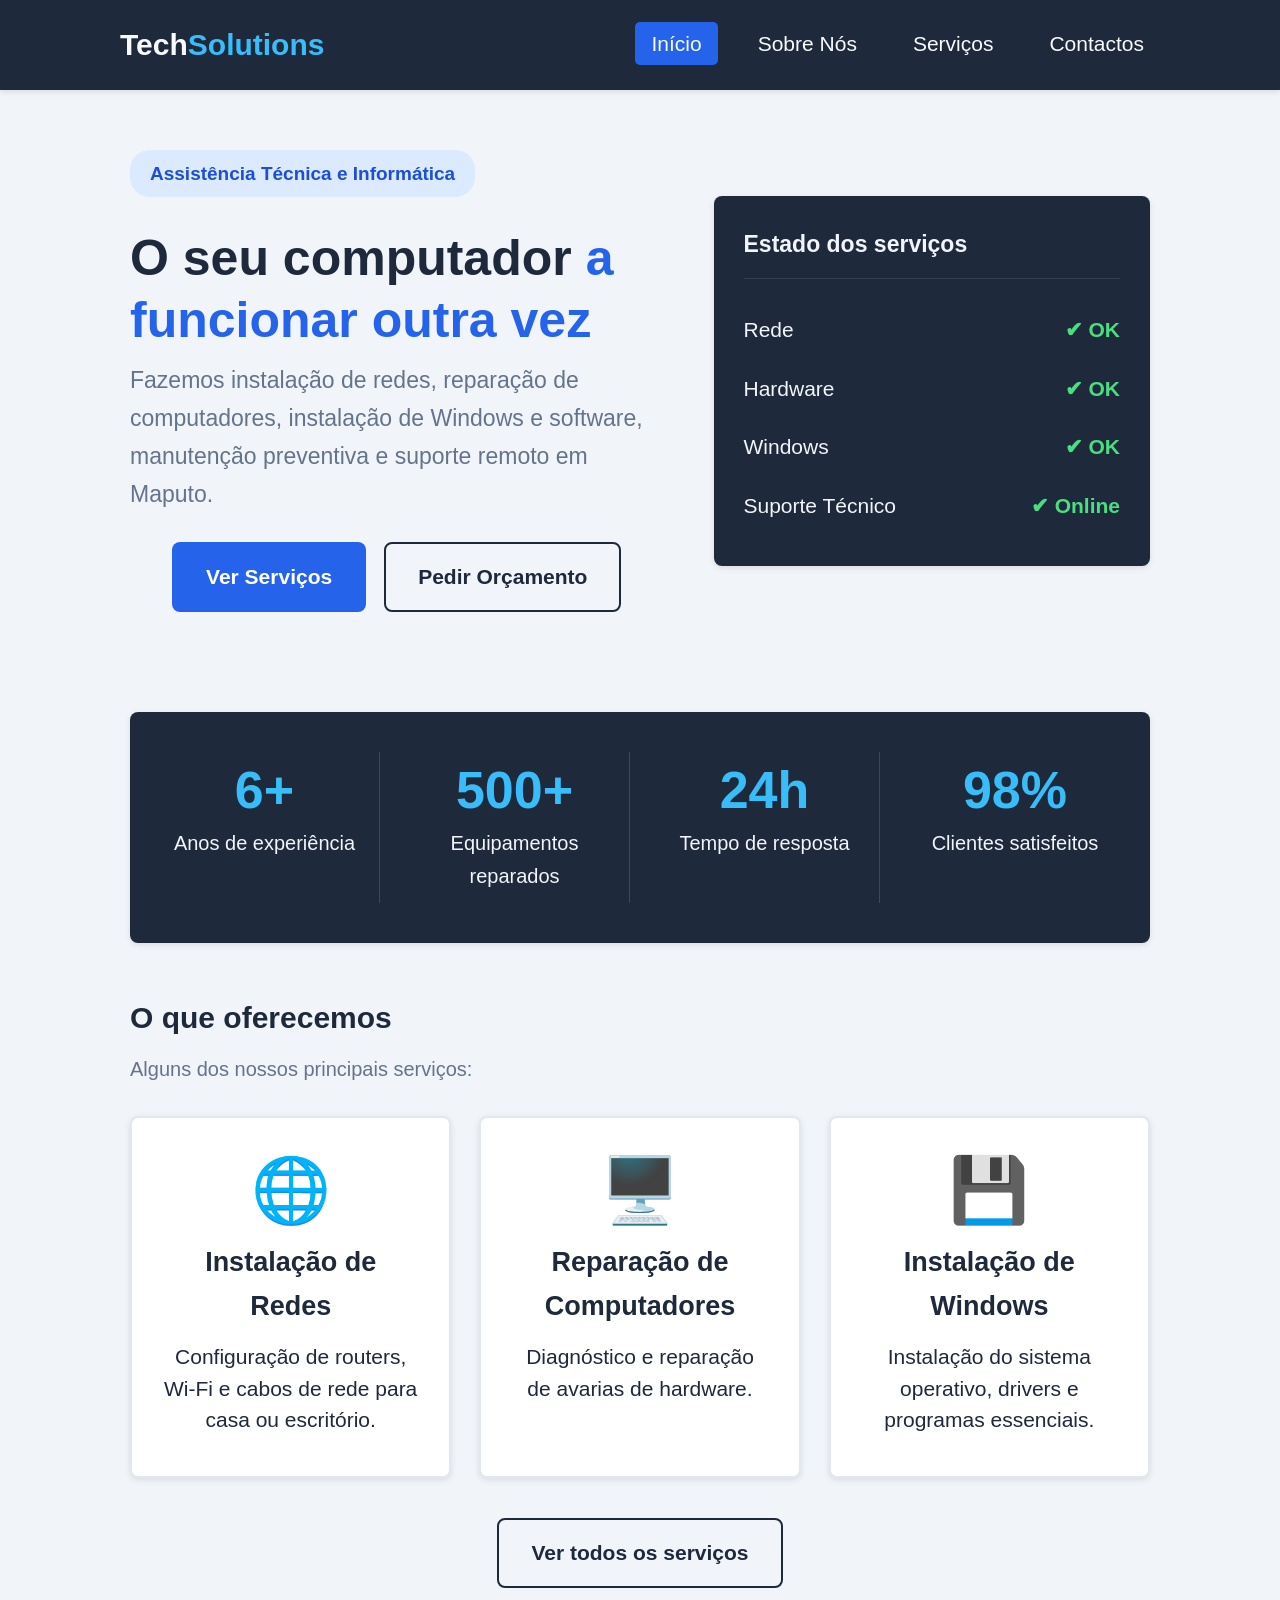
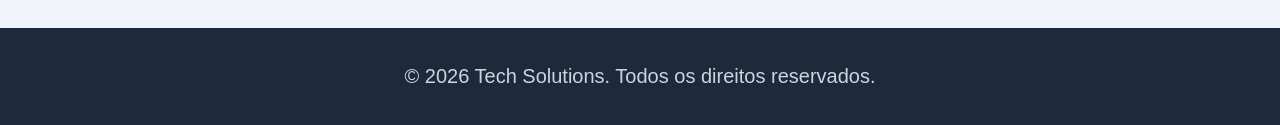
<file: index.html>
<!DOCTYPE html>
<html lang="pt">
<head>
  <meta charset="UTF-8">
  <meta name="viewport" content="width=device-width, initial-scale=1.0">
  <meta name="description" content="Tech Solutions - assistência técnica e informática em Maputo. Instalação de redes, reparação de computadores, instalação de Windows e mais.">
  <title>Início - Tech Solutions</title>
  <link rel="stylesheet" href="CSS MINIpRojecto.css">
</head>
<body>

  <header>
    <nav>
      <a href="Menu.html" class="logo">Tech<span>Solutions</span></a>
      <input type="checkbox" id="menu-toggle" aria-label="Abrir menu">
      <label for="menu-toggle" class="menu-icon" aria-hidden="true">☰</label>

      <ul>
        <li><a href="index.html" aria-current="page">Início</a></li>
        <li><a href="Sobrenos.html">Sobre Nós</a></li>
        <li><a href="servicos.html">Serviços</a></li>
        <li><a href="Contactos.html">Contactos</a></li>
      </ul>
    </nav>
  </header>

  <main class="container">

    <section class="hero">
      <div>
        <span class="tagline">Assistência Técnica e Informática</span>
        <h1>O seu computador <span>a funcionar outra vez</span></h1>
        <p>Fazemos instalação de redes, reparação de computadores, instalação de Windows e software, manutenção preventiva e suporte remoto em Maputo.</p>
        <div class="hero-buttons">
          <a href="servicos.html" class="btn btn-primary">Ver Serviços</a>
          <a href="Contactos.html" class="btn btn-outline">Pedir Orçamento</a>
        </div>
      </div>

      <div class="status-box">
        <h3>Estado dos serviços</h3>
        <div class="status-item"><span>Rede</span><span class="ok">✔ OK</span></div>
        <div class="status-item"><span>Hardware</span><span class="ok">✔ OK</span></div>
        <div class="status-item"><span>Windows</span><span class="ok">✔ OK</span></div>
        <div class="status-item"><span>Suporte Técnico</span><span class="ok">✔ Online</span></div>
      </div>
    </section>

    <div class="stats">
      <div>
        <div class="stat-num">6+</div>
        <div class="stat-label">Anos de experiência</div>
      </div>
      <div>
        <div class="stat-num">500+</div>
        <div class="stat-label">Equipamentos reparados</div>
      </div>
      <div>
        <div class="stat-num">24h</div>
        <div class="stat-label">Tempo de resposta</div>
      </div>
      <div>
        <div class="stat-num">98%</div>
        <div class="stat-label">Clientes satisfeitos</div>
      </div>
    </div>

    <section>
      <h2>O que oferecemos</h2>
      <p style="color: var(--text-muted); margin-bottom: 1rem;">Alguns dos nossos principais serviços:</p>

      <div class="service-grid">
        <div class="service-card">
          <div class="service-icon">🌐</div>
          <h3>Instalação de Redes</h3>
          <p>Configuração de routers, Wi-Fi e cabos de rede para casa ou escritório.</p>
        </div>

        <div class="service-card">
          <div class="service-icon">🖥️</div>
          <h3>Reparação de Computadores</h3>
          <p>Diagnóstico e reparação de avarias de hardware.</p>
        </div>

        <div class="service-card">
          <div class="service-icon">💾</div>
          <h3>Instalação de Windows</h3>
          <p>Instalação do sistema operativo, drivers e programas essenciais.</p>
        </div>
      </div>

      <p style="text-align: center; margin-bottom: 2rem;">
        <a href="servicos.html" class="btn btn-outline">Ver todos os serviços</a>
      </p>
    </section>

  </main>

  <footer>
    <p>&copy; 2026 Tech Solutions. Todos os direitos reservados.</p>
  </footer>

</body>
</html>
</file>
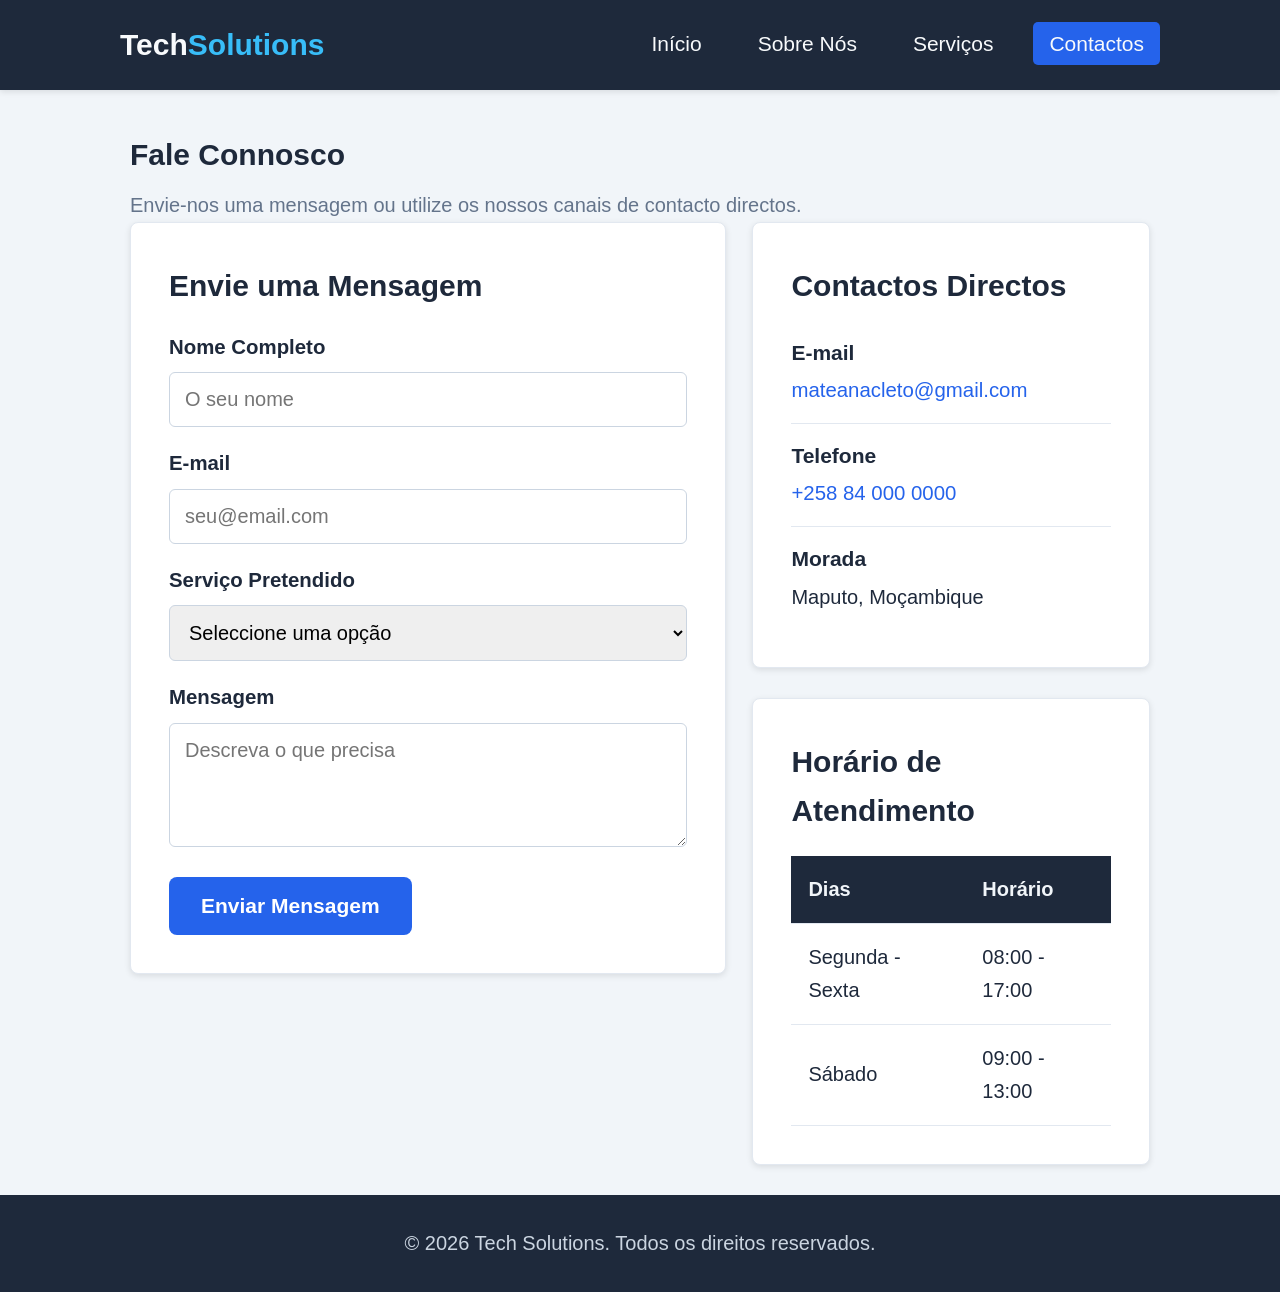
<file: Contactos.html>
<!DOCTYPE html>
<html lang="pt">
<head>
  <meta charset="UTF-8">
  <meta name="viewport" content="width=device-width, initial-scale=1.0">
  <meta name="description" content="Entre em contacto com a Tech Solutions para pedir assistência técnica em Maputo.">
  <title>Contactos - Tech Solutions</title>
  <link rel="stylesheet" href="CSS MINIpRojecto.css">
</head>
<body>

  <header>
    <nav>
      <a href="Menu.html" class="logo">Tech<span>Solutions</span></a>
      <input type="checkbox" id="menu-toggle" aria-label="Abrir menu">
      <label for="menu-toggle" class="menu-icon" aria-hidden="true">☰</label>

      <ul>
        <li><a href="index.html">Início</a></li>
        <li><a href="Sobrenos.html">Sobre Nós</a></li>
        <li><a href="servicos.html">Serviços</a></li>
        <li><a href="contactos.html" aria-current="page">Contactos</a></li>
      </ul>
    </nav>
  </header>

  <main class="container">

    <section style="margin-top: 2rem;">
      <h1>Fale Connosco</h1>
      <p style="color: var(--text-muted);">Envie-nos uma mensagem ou utilize os nossos canais de contacto directos.</p>
    </section>

    <div class="contact-grid">
      <section class="card">
        <h2>Envie uma Mensagem</h2>
        <form action="https://formsubmit.co/mateanacleto@gmail.com" method="POST" style="margin-top: 1rem;">
          <input type="hidden" name="_subject" value="Nova mensagem - Tech Solutions">
          <input type="hidden" name="_template" value="table">
          <input type="hidden" name="_captcha" value="false">
          <input type="text" name="_honey" style="display:none" tabindex="-1" autocomplete="off">
          <div class="form-group">
            <label for="nome">Nome Completo</label>
            <input type="text" id="nome" name="Nome Completo" required placeholder="O seu nome">
          </div>
          <div class="form-group">
            <label for="email">E-mail</label>
            <input type="email" id="email" name="E-mail" required placeholder="seu@email.com">
          </div>
          <div class="form-group">
            <label for="servico">Serviço Pretendido</label>
            <select id="servico" name="Serviço Pretendido">
              <option value="">Seleccione uma opção</option>
              <option value="Instalação de Rede">Instalação de Rede</option>
              <option value="Reparação de Computador">Reparação de Computador</option>
              <option value="Instalação de Windows / Software">Instalação de Windows / Software</option>
              <option value="Manutenção Preventiva">Manutenção Preventiva</option>
              <option value="Suporte Remoto">Suporte Remoto</option>
              <option value="Outro">Outro</option>
            </select>
          </div>
          <div class="form-group">
            <label for="mensagem">Mensagem</label>
            <textarea id="mensagem" name="Mensagem" rows="4" required placeholder="Descreva o que precisa"></textarea>
          </div>
          <button type="submit" class="btn-submit">Enviar Mensagem</button>
        </form>
      </section>

      <div>
        <section class="card">
          <h2>Contactos Directos</h2>
          <div class="contact-item">
            <strong>E-mail</strong>
            <a href="mailto:mateanacleto@gmail.com">mateanacleto@gmail.com</a>
          </div>
          <div class="contact-item">
            <strong>Telefone</strong>
            <a href="tel:+258840000000">+258 84 000 0000</a>
          </div>
          <div class="contact-item">
            <strong>Morada</strong>
            <span>Maputo, Moçambique</span>
          </div>
        </section>

        <section class="card">
          <h2>Horário de Atendimento</h2>
          <table>
            <thead>
              <tr>
                <th scope="col">Dias</th>
                <th scope="col">Horário</th>
              </tr>
            </thead>
            <tbody>
              <tr>
                <td>Segunda - Sexta</td>
                <td>08:00 - 17:00</td>
              </tr>
              <tr>
                <td>Sábado</td>
                <td>09:00 - 13:00</td>
              </tr>
            </tbody>
          </table>
        </section>
      </div>
    </div>

  </main>

  <footer>
    <p>&copy; 2026 Tech Solutions. Todos os direitos reservados.</p>
  </footer>

</body>
</html>
</file>
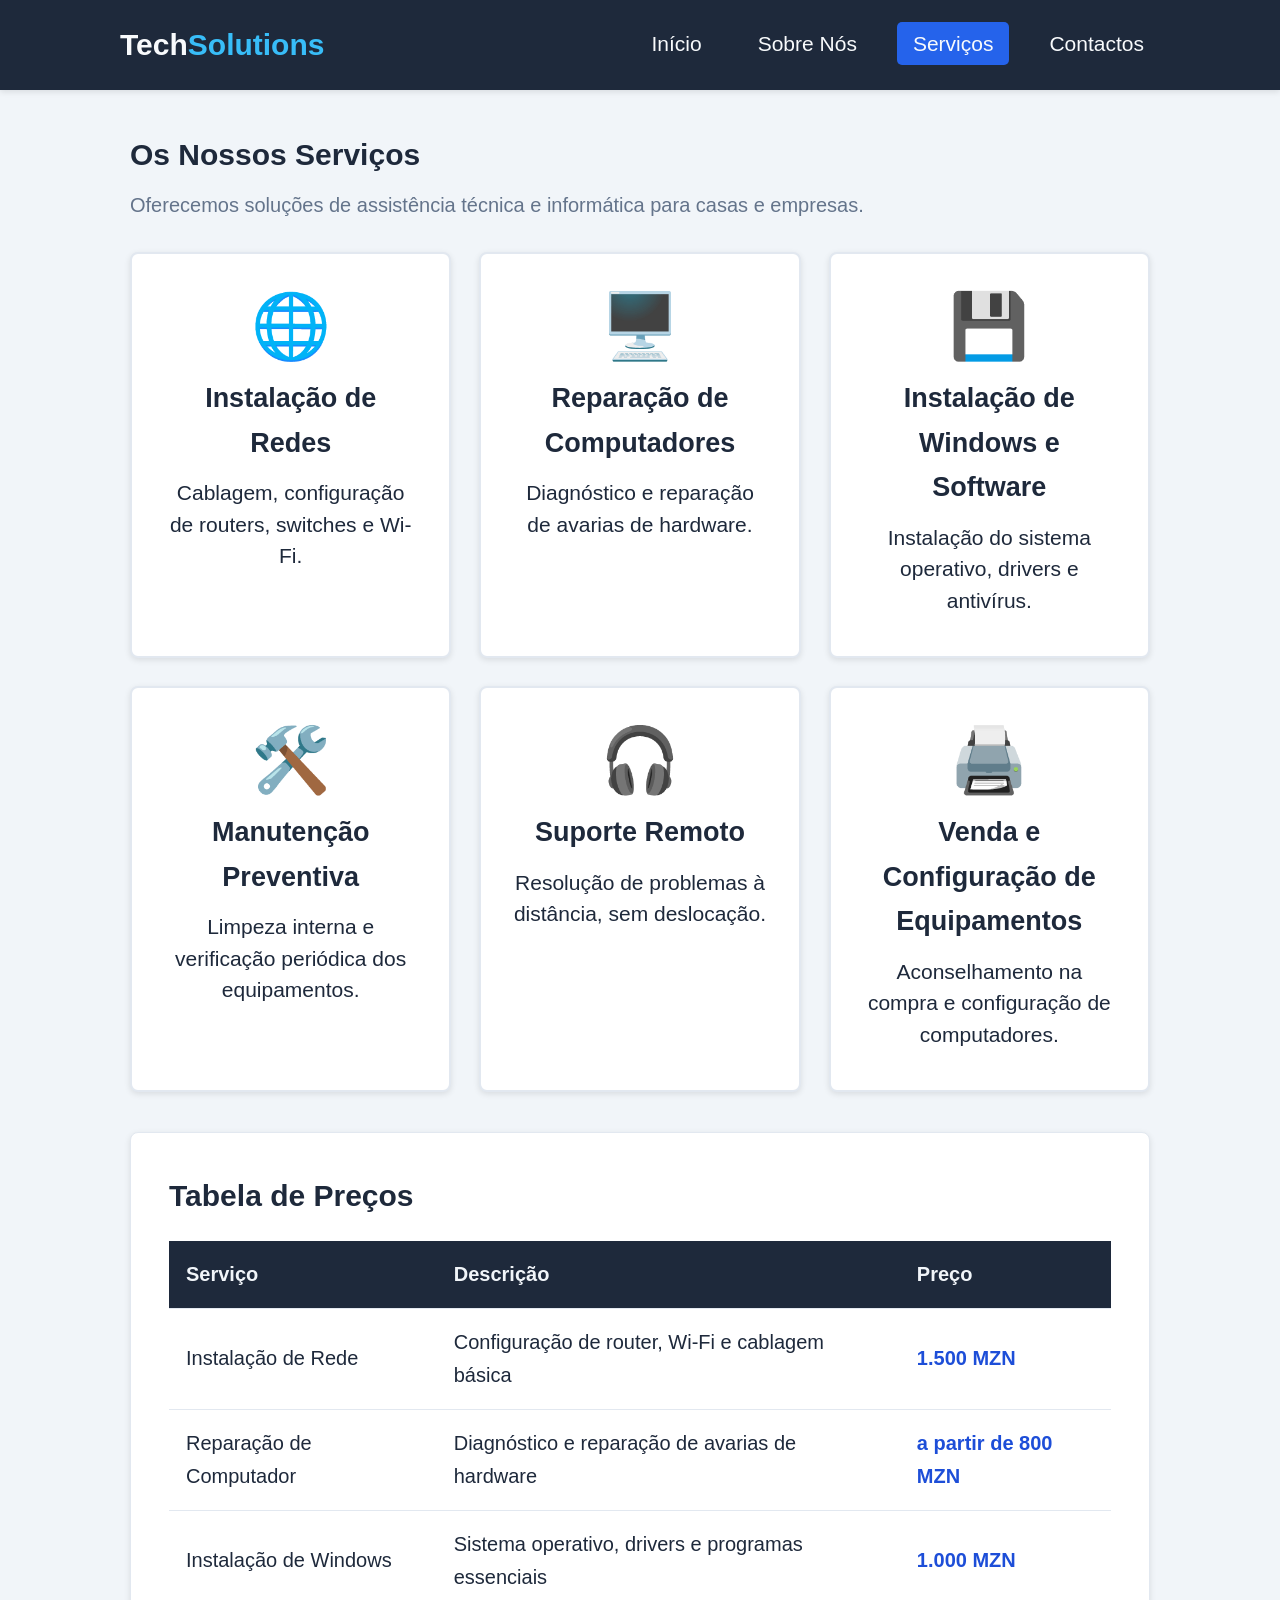
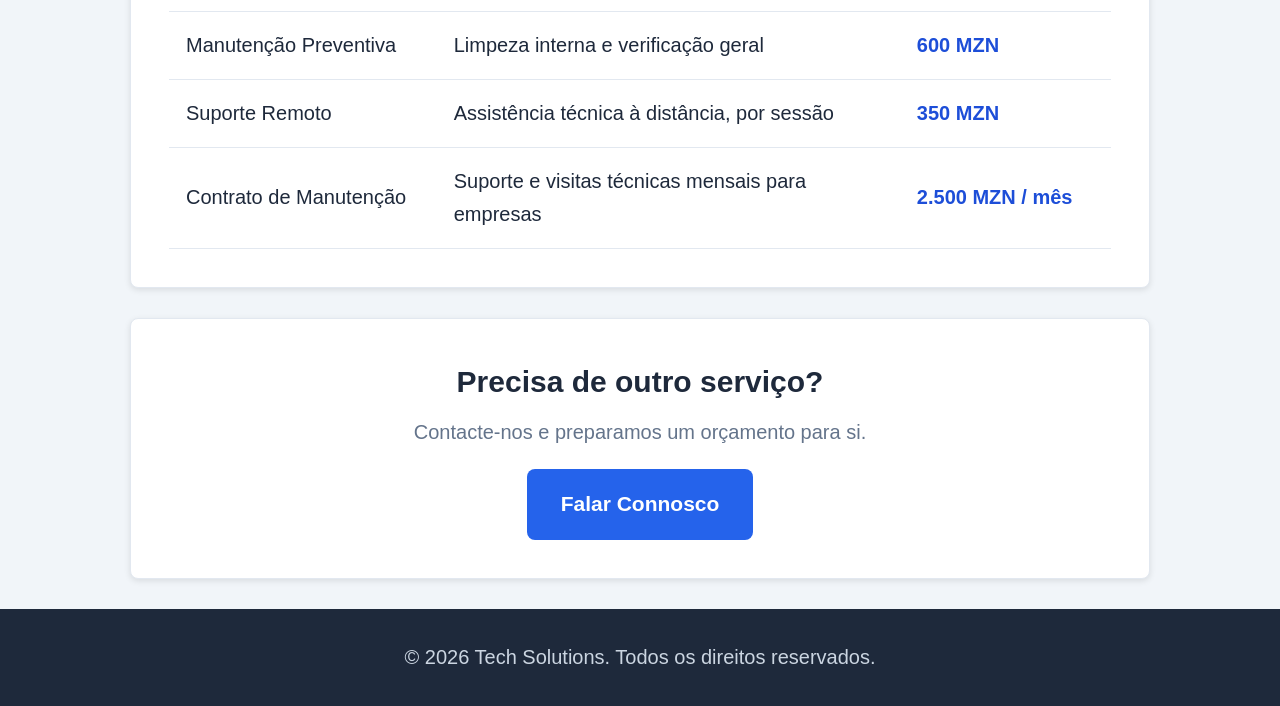
<file: servicos.html>
<!DOCTYPE html>
<html lang="pt">
<head>
  <meta charset="UTF-8">
  <meta name="viewport" content="width=device-width, initial-scale=1.0">
  <meta name="description" content="Serviços da Tech Solutions: instalação de redes, reparação de computadores, instalação de Windows e tabela de preços.">
  <title>Serviços - Tech Solutions</title>
  <link rel="stylesheet" href="CSS MINIpRojecto.css">
</head>
<body>

  <header>
    <nav>
      <a href="Menu.html" class="logo">Tech<span>Solutions</span></a>
      <input type="checkbox" id="menu-toggle" aria-label="Abrir menu">
      <label for="menu-toggle" class="menu-icon" aria-hidden="true">☰</label>

      <ul>
        <li><a href="index.html">Início</a></li>
        <li><a href="Sobrenos.html">Sobre Nós</a></li>
        <li><a href="servicos.html" aria-current="page">Serviços</a></li>
        <li><a href="Contactos.html">Contactos</a></li>
      </ul>
    </nav>
  </header>

  <main class="container">

    <section style="margin-top: 2rem;">
      <h1>Os Nossos Serviços</h1>
      <p style="color: var(--text-muted);">Oferecemos soluções de assistência técnica e informática para casas e empresas.</p>
    </section>

    <div class="service-grid">
      <div class="service-card">
        <div class="service-icon">🌐</div>
        <h3>Instalação de Redes</h3>
        <p>Cablagem, configuração de routers, switches e Wi-Fi.</p>
      </div>

      <div class="service-card">
        <div class="service-icon">🖥️</div>
        <h3>Reparação de Computadores</h3>
        <p>Diagnóstico e reparação de avarias de hardware.</p>
      </div>

      <div class="service-card">
        <div class="service-icon">💾</div>
        <h3>Instalação de Windows e Software</h3>
        <p>Instalação do sistema operativo, drivers e antivírus.</p>
      </div>

      <div class="service-card">
        <div class="service-icon">🛠️</div>
        <h3>Manutenção Preventiva</h3>
        <p>Limpeza interna e verificação periódica dos equipamentos.</p>
      </div>

      <div class="service-card">
        <div class="service-icon">🎧</div>
        <h3>Suporte Remoto</h3>
        <p>Resolução de problemas à distância, sem deslocação.</p>
      </div>

      <div class="service-card">
        <div class="service-icon">🖨️</div>
        <h3>Venda e Configuração de Equipamentos</h3>
        <p>Aconselhamento na compra e configuração de computadores.</p>
      </div>
    </div>

    <section class="card">
      <h2>Tabela de Preços</h2>
      <table>
        <thead>
          <tr>
            <th scope="col">Serviço</th>
            <th scope="col">Descrição</th>
            <th scope="col">Preço</th>
          </tr>
        </thead>
        <tbody>
          <tr>
            <td>Instalação de Rede</td>
            <td>Configuração de router, Wi-Fi e cablagem básica</td>
            <td><span class="price">1.500 MZN</span></td>
          </tr>
          <tr>
            <td>Reparação de Computador</td>
            <td>Diagnóstico e reparação de avarias de hardware</td>
            <td><span class="price">a partir de 800 MZN</span></td>
          </tr>
          <tr>
            <td>Instalação de Windows</td>
            <td>Sistema operativo, drivers e programas essenciais</td>
            <td><span class="price">1.000 MZN</span></td>
          </tr>
          <tr>
            <td>Manutenção Preventiva</td>
            <td>Limpeza interna e verificação geral</td>
            <td><span class="price">600 MZN</span></td>
          </tr>
          <tr>
            <td>Suporte Remoto</td>
            <td>Assistência técnica à distância, por sessão</td>
            <td><span class="price">350 MZN</span></td>
          </tr>
          <tr>
            <td>Contrato de Manutenção</td>
            <td>Suporte e visitas técnicas mensais para empresas</td>
            <td><span class="price">2.500 MZN / mês</span></td>
          </tr>
        </tbody>
      </table>
    </section>

    <section class="card" style="text-align: center;">
      <h2>Precisa de outro serviço?</h2>
      <p style="color: var(--text-muted); margin-bottom: 1rem;">Contacte-nos e preparamos um orçamento para si.</p>
      <a href="Contactos.html" class="btn btn-primary">Falar Connosco</a>
    </section>

  </main>

  <footer>
    <p>&copy; 2026 Tech Solutions. Todos os direitos reservados.</p>
  </footer>

</body>
</html>
</file>
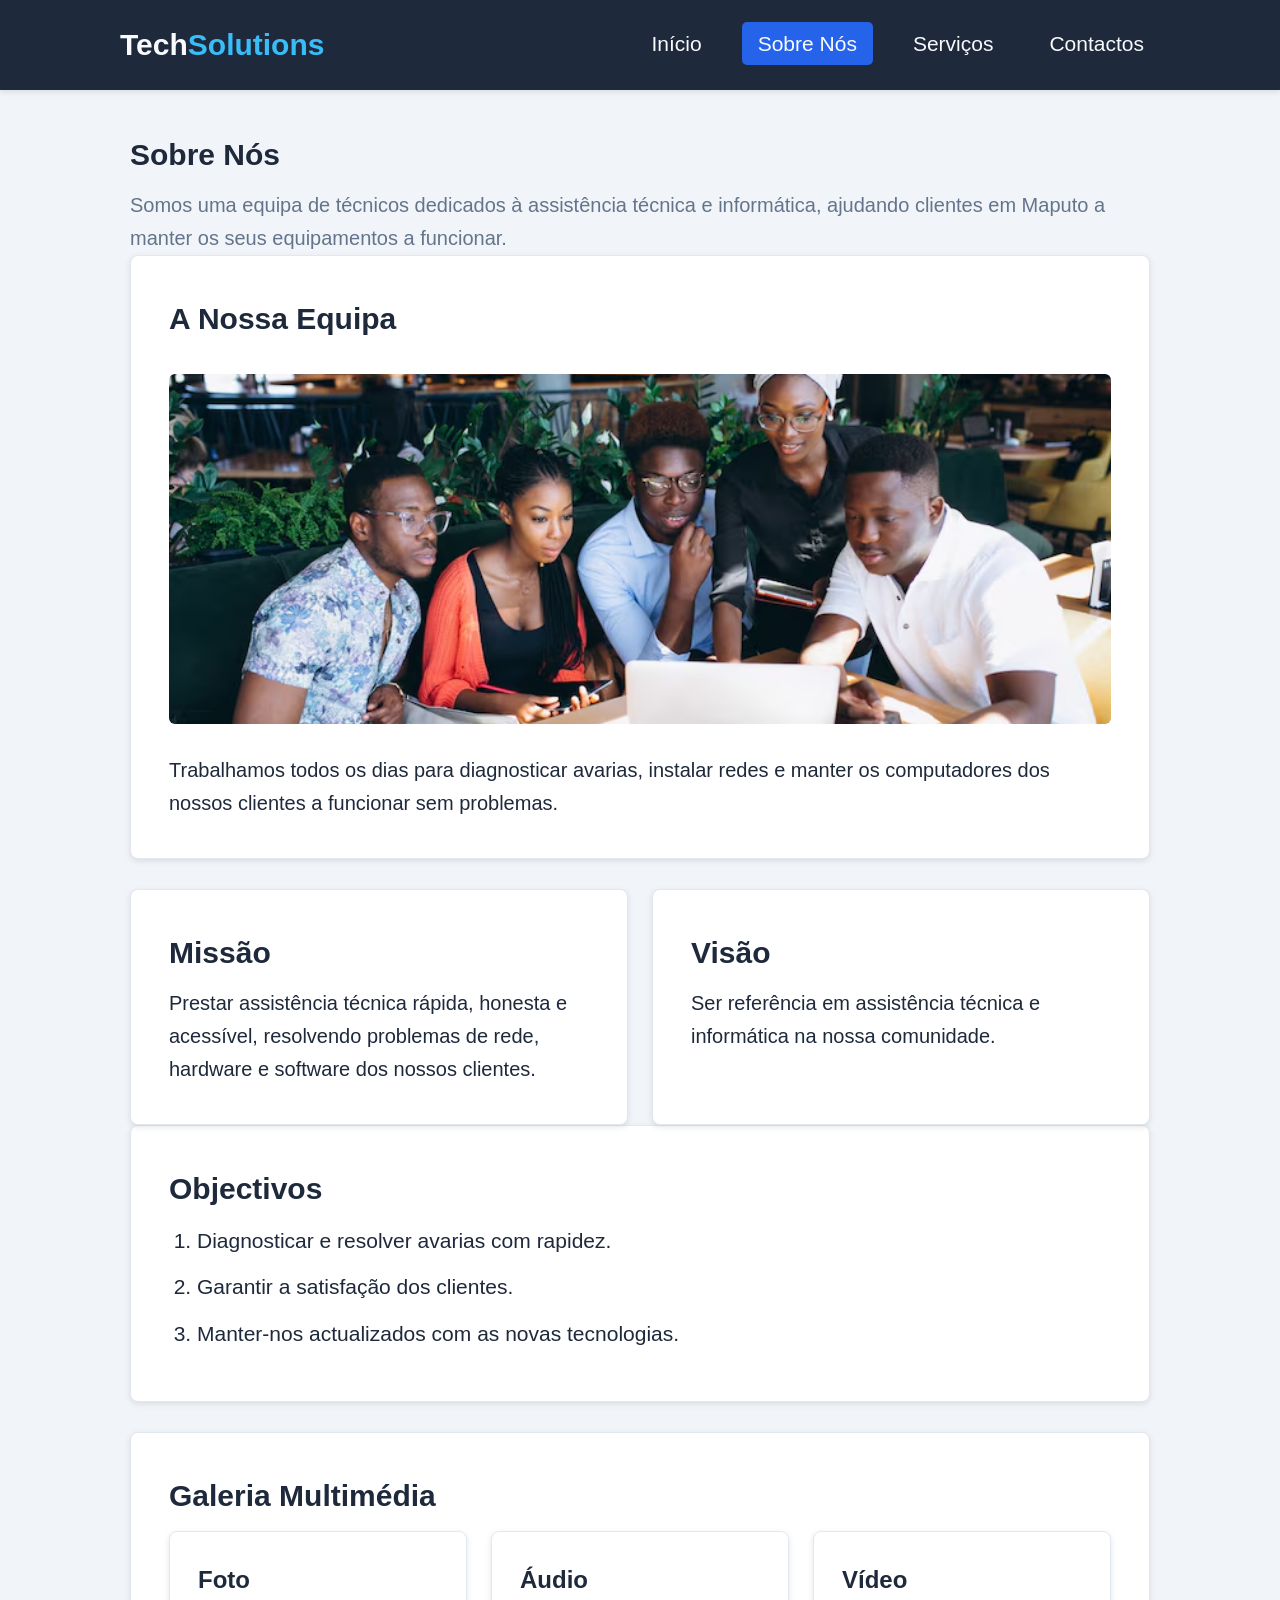
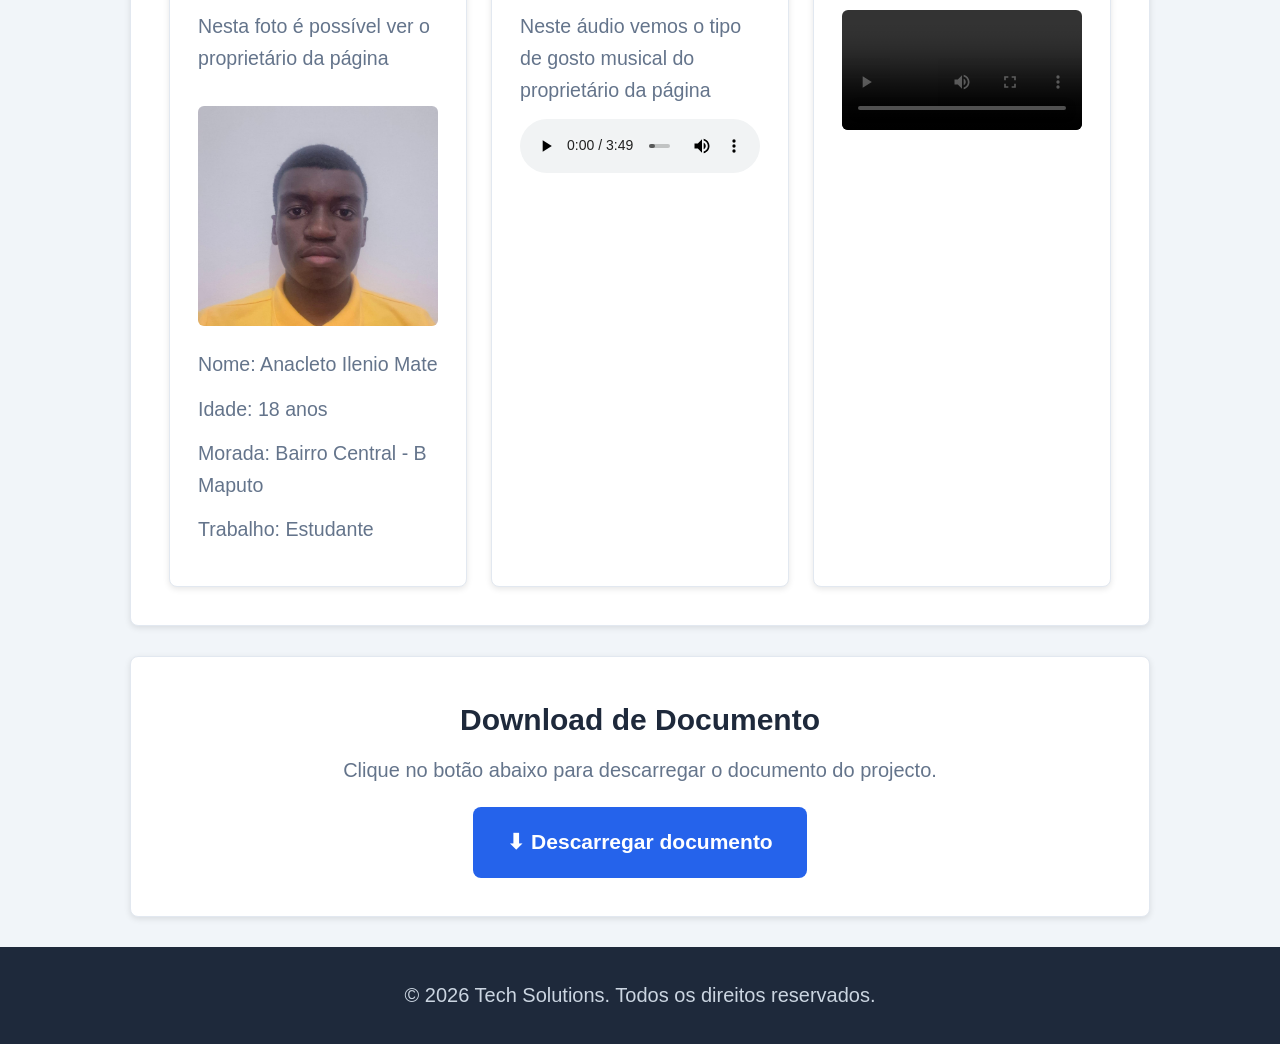
<file: Sobrenos.html>
<!DOCTYPE html>
<html lang="pt">
<head>
  <meta charset="UTF-8">
  <meta name="viewport" content="width=device-width, initial-scale=1.0">
  <meta name="description" content="Conheça a equipa, missão e objectivos da Tech Solutions.">
  <title>Sobre Nós - Tech Solutions</title>
  <link rel="stylesheet" href="CSS MINIpRojecto.css">
</head>
<body>

  <header>
    <nav>
      <a href="Menu.html" class="logo">Tech<span>Solutions</span></a>
      <input type="checkbox" id="menu-toggle" aria-label="Abrir menu">
      <label for="menu-toggle" class="menu-icon" aria-hidden="true">☰</label>

      <ul>
        <li><a href="index.html">Início</a></li>
        <li><a href="Sobrenos.html" aria-current="page">Sobre Nós</a></li>
        <li><a href="servicos.html">Serviços</a></li>
        <li><a href="Contactos.html">Contactos</a></li>
      </ul>
    </nav>
  </header>

  <main class="container">

    <section style="margin-top: 2rem;">
      <h1>Sobre Nós</h1>
      <p style="color: var(--text-muted);">Somos uma equipa de técnicos dedicados à assistência técnica e informática, ajudando clientes em Maputo a manter os seus equipamentos a funcionar.</p>
    </section>

    <section class="card">
      <h2>A Nossa Equipa</h2>
      <img src="Equipe.avif" alt="Equipa técnica da Tech Solutions a reparar um computador">
      <p>Trabalhamos todos os dias para diagnosticar avarias, instalar redes e manter os computadores dos nossos clientes a funcionar sem problemas.</p>
    </section>

      <div class="mv-grid">
      <div class="card">
        <h2>Missão</h2>
        <p>Prestar assistência técnica rápida, honesta e acessível, resolvendo problemas de rede, hardware e software dos nossos clientes.</p>
      </div>
      <div class="card">
        <h2>Visão</h2>
        <p>Ser referência em assistência técnica e informática na nossa comunidade.</p>
      </div>
    </div>

    <section class="card">
      <h2>Objectivos</h2>
      <ol class="objetivos">
        <li>Diagnosticar e resolver avarias com rapidez.</li>
        <li>Garantir a satisfação dos clientes.</li>
        <li>Manter-nos actualizados com as novas tecnologias.</li>
      </ol>
    </section>

    <section class="card">
      <h2>Galeria Multimédia</h2>
      <div class="mv-grid">
        <div class="media-box">
          <h3>Foto</h3>
          <p>Nesta foto é possível  ver o proprietário da página</p>
          <img src="FT Proprietario.jpeg" alt="Dono">
          <p>Nome: Anacleto Ilenio Mate</p>
          <p>Idade: 18 anos</p>
          <p>Morada: Bairro Central - B Maputo</p>
          <p>Trabalho: Estudante</p>
        </div>
        <div class="media-box">
          <h3>Áudio</h3>
          <p>Neste áudio vemos o tipo de gosto musical do proprietário da página</p>
          <audio controls>
            <source src="AC_DC - T.N.T. (Live At River Plate_ December 2009)(MP3_320K).mp3" type="audio/mpeg">
          </audio>
        </div>
        <div class="media-box">
          <h3>Vídeo</h3>
          <video controls width="100%">
            <source src="https://commons.wikimedia.org/wiki/Special:FilePath/Computer_Components.webm" type="video/webm">
          </video>
        </div>
      </div>
    </section>

    <section class="card" style="text-align: center;">
      <h2>Download de Documento</h2>
      <p style="color: var(--text-muted); margin-bottom: 1rem;">Clique no botão abaixo para descarregar o documento do projecto.</p>
     <a href="techSolutions.pdf" download class="btn btn-primary">⬇ Descarregar documento</a>
    </section>

  </main>

  <footer>
    <p>&copy; 2026 Tech Solutions. Todos os direitos reservados.</p>
  </footer>

</body>
</html>
</file>
<file: CSS MINIpRojecto.css>
:root {
  --primary-color: #2563eb;
  --primary-hover: #1d4ed8;
  --dark-bg: #1e293b;
  --card-bg: #ffffff;
  --text-main: #1e293b;
  --text-muted: #64748b;
  --nav-bg: #1e293b;
  --nav-text: #f8fafc;
  --border-color: #e2e8f0;
  --shadow: 0 2px 6px rgba(0, 0, 0, 0.1);
  --radius: 8px;
}

* {
  margin: 0;
  padding: 0;
  box-sizing: border-box;
}

html {
  font-size: 20px; 
}

body {
  font-family: Arial, Helvetica, sans-serif;
  background-color: #f1f5f9;
  color: var(--text-main);
  line-height: 1.65;
  min-height: 100vh;
  display: flex;
  flex-direction: column;
}

a {
  color: inherit;
}

h1, h2, h3 {
  color: var(--dark-bg);
  margin-bottom: 0.5rem;
}

header {
  background: var(--nav-bg);
  position: sticky;
  top: 0;
  z-index: 100;
  box-shadow: var(--shadow);
}

nav {
  max-width: 1100px;
  margin: 0 auto;
  padding: 1rem 1.5rem;
  display: flex;
  justify-content: space-between;
  align-items: center;
}

.logo {
  color: var(--nav-text);
  font-size: 1.5rem;
  font-weight: bold;
  text-decoration: none;
}

.logo span {
  color: #38bdf8;
}

nav ul {
  list-style: none;
  display: flex;
  gap: 1.2rem;
}

nav ul a {
  color: var(--nav-text);
  text-decoration: none;
  font-weight: 500;
  font-size: 1.05rem;
  padding: 0.5rem 0.8rem;
  border-radius: 5px;
  transition: background-color 0.2s ease;
}

nav ul a:hover {
  background-color: var(--primary-color);
}

nav ul a[aria-current="page"] {
  background-color: var(--primary-color);
}

#menu-toggle, .menu-icon {
  display: none;
}

.container {
  max-width: 1080px;
  margin: 0 auto;
  padding: 0 1.5rem;
  flex: 1;
  width: 100%;
}

.hero {
  padding: 3rem 0 2.5rem;
  display: grid;
  grid-template-columns: 1.1fr 0.9fr;
  gap: 2.5rem;
  align-items: center;
}

.hero-content {
  text-align: center;
  display: flex;
  flex-direction: column;
  align-items: center;
}

.hero h1 {
  font-size: 2.5rem;
  margin-top: 0.7rem;
  line-height: 1.25;
}

.hero h1 span {
  color: var(--primary-color);
}

.hero p {
  color: var(--text-muted);
  margin-bottom: 1.4rem;
  font-size: 1.15rem;
  max-width: 42ch;
}

.tagline {
  display: inline-block;
  background-color: #dbeafe;
  color: var(--primary-hover);
  font-size: 0.95rem;
  font-weight: bold;
  padding: 0.4rem 1rem;
  border-radius: 20px;
  margin: 0 auto 0.8rem;
}

.hero-buttons {
  display: flex;
  gap: 0.9rem;
  flex-wrap: wrap;
  justify-content: center;
}

.status-box {
  background: var(--dark-bg);
  color: #f1f5f9;
  border-radius: var(--radius);
  padding: 1.5rem;
  box-shadow: var(--shadow);
}

.status-box h3 {
  color: #f1f5f9;
  font-size: 1.15rem;
  margin-bottom: 1.1rem;
  border-bottom: 1px solid #334155;
  padding-bottom: 0.7rem;
}

.status-item {
  display: flex;
  justify-content: space-between;
  padding: 0.6rem 0;
  font-size: 1.05rem;
}

.status-item .ok {
  color: #4ade80;
  font-weight: bold;
}

.btn {
  display: inline-block;
  padding: 0.8rem 1.6rem;
  border-radius: var(--radius);
  font-weight: bold;
  text-decoration: none;
  border: 2px solid transparent;
  cursor: pointer;
  font-size: 1.05rem;
  transition: background-color 0.2s ease;
}

.btn-primary {
  background-color: var(--primary-color);
  color: #ffffff;
}

.btn-primary:hover {
  background-color: var(--primary-hover);
}

.btn-outline {
  background-color: transparent;
  border-color: var(--dark-bg);
  color: var(--dark-bg);
}

.btn-outline:hover {
  background-color: var(--dark-bg);
  color: #ffffff;
}

.btn-submit {
  background: var(--primary-color);
  color: white;
  border: none;
  padding: 0.85rem 1.6rem;
  border-radius: var(--radius);
  font-weight: bold;
  font-size: 1.05rem;
  cursor: pointer;
}

.btn-submit:hover {
  background: var(--primary-hover);
}

.card {
  background: var(--card-bg);
  padding: 1.9rem;
  margin-bottom: 1.5rem;
  border-radius: var(--radius);
  box-shadow: var(--shadow);
  border: 1px solid var(--border-color);
}

.card img {
  width: 100%;
  max-height: 350px;
  object-fit: cover;
  border-radius: 6px;
  margin: 1rem 0;
}

.service-grid {
  display: grid;
  grid-template-columns: repeat(3, 1fr);
  gap: 1.4rem;
  margin: 1.5rem 0 2rem;
}

.service-card {
  background: var(--card-bg);
  border: 2px solid var(--border-color);
  border-radius: var(--radius);
  padding: 2rem 1.6rem;
  box-shadow: var(--shadow);
  text-align: center;
  transition: border-color 0.2s ease, transform 0.2s ease;
}

.service-card:hover {
  border-color: var(--primary-color);
  transform: translateY(-2px);
}

.service-icon {
  font-size: 3.2rem;
  margin-bottom: 0.9rem;
  line-height: 1;
}

.service-card h3 {
  font-size: 1.35rem;
  font-weight: bold;
  color: var(--dark-bg);
  margin-bottom: 0.6rem;
}

.service-card p {
  color: var(--text-main);
  font-size: 1.05rem;
  line-height: 1.5;
}

.stats {
  display: grid;
  grid-template-columns: repeat(4, 1fr);
  gap: 1rem;
  margin: 2.5rem 0;
  text-align: center;
  background: var(--dark-bg);
  border-radius: var(--radius);
  padding: 2rem 1rem;
  box-shadow: var(--shadow);
}

.stats > div {
  padding: 0.5rem;
  border-right: 1px solid rgba(255, 255, 255, 0.15);
}

.stats > div:last-child {
  border-right: none;
}

.stats .stat-num {
  font-size: 2.6rem;
  font-weight: bold;
  color: #38bdf8;
  line-height: 1.1;
}

.stats .stat-label {
  font-size: 1rem;
  color: #f1f5f9;
  margin-top: 0.4rem;
}

.mv-grid {
  display: grid;
  grid-template-columns: repeat(auto-fit, minmax(240px, 1fr));
  gap: 1.2rem;
}

.mv-grid .card {
  margin-bottom: 0;
}

.media-box {
  background: var(--card-bg);
  border: 1px solid var(--border-color);
  border-radius: var(--radius);
  padding: 1.4rem;
  box-shadow: var(--shadow);
}

.media-box h3 {
  font-size: 1.2rem;
  margin-bottom: 0.5rem;
}

.media-box p {
  color: var(--text-muted);
  font-size: 0.98rem;
  margin-bottom: 0.6rem;
}

.media-box img {
  width: 100%;
  border-radius: 6px;
  margin-bottom: 0.6rem;
  object-fit: cover;
  max-height: 220px;
}

.media-box audio,
.media-box video {
  width: 100%;
  border-radius: 6px;
}

ol.objetivos {
  margin-left: 1.4rem;
  font-size: 1.05rem;
}

ol.objetivos li {
  margin-bottom: 0.6rem;
}

.audio-box {
  background: #f8fafc;
  border: 1px solid var(--border-color);
  border-radius: var(--radius);
  padding: 1rem;
  margin-top: 0.8rem;
}

.audio-box audio {
  width: 100%;
  margin-top: 0.5rem;
}

.form-group {
  margin-bottom: 1rem;
}

.form-group label {
  display: block;
  font-weight: bold;
  margin-bottom: 0.4rem;
  font-size: 1.02rem;
}

.form-group input,
.form-group select,
.form-group textarea {
  width: 100%;
  padding: 0.75rem;
  border: 1px solid #cbd5e1;
  border-radius: 6px;
  font-family: inherit;
  font-size: 1rem;
}

table {
  width: 100%;
  border-collapse: collapse;
  margin-top: 1rem;
  font-size: 1rem;
}

th, td {
  padding: 0.85rem;
  text-align: left;
  border-bottom: 1px solid var(--border-color);
}

th {
  background-color: var(--dark-bg);
  color: #f1f5f9;
  font-size: 1rem;
}

td .price {
  font-weight: bold;
  color: var(--primary-hover);
}

.contact-grid {
  display: grid;
  grid-template-columns: 1.2fr 0.8fr;
  gap: 1.3rem;
  align-items: start;
}

.contact-item {
  padding: 0.75rem 0;
  border-bottom: 1px solid var(--border-color);
}

.contact-item:last-child {
  border-bottom: none;
}

.contact-item strong {
  display: block;
  margin-bottom: 0.2rem;
  font-size: 1.05rem;
}

.contact-item a {
  color: var(--primary-color);
  text-decoration: none;
  font-size: 1.02rem;
}

.contact-item a:hover {
  text-decoration: underline;
}

footer {
  background: var(--dark-bg);
  color: #cbd5e1;
  text-align: center;
  padding: 1.6rem;
  margin-top: auto;
}

footer p {
  font-size: 1rem;
}

@media (max-width: 800px) {
  .hero {
    grid-template-columns: 1fr;
  }
  .service-grid {
    grid-template-columns: repeat(2, 1fr);
  }
  .contact-grid {
    grid-template-columns: 1fr;
  }
  .stats {
    grid-template-columns: repeat(2, 1fr);
  }
  .stats > div {
    border-right: none;
    border-bottom: 1px solid rgba(255, 255, 255, 0.15);
    padding-bottom: 1rem;
  }
}

@media (max-width: 700px) {
  html { font-size: 16.5px; }

  .menu-icon {
    display: block;
    color: var(--nav-text);
    font-size: 1.7rem;
    cursor: pointer;
  }

  nav ul {
    display: none;
    position: absolute;
    top: 100%;
    left: 0;
    right: 0;
    background: var(--nav-bg);
    flex-direction: column;
    padding: 1rem;
    text-align: center;
  }

  #menu-toggle:checked ~ ul {
    display: flex;
  }
}

@media (max-width: 500px) {
  .service-grid {
    grid-template-columns: 1fr;
  }
  .stats {
    grid-template-columns: 1fr 1fr;
  }
}
</file>
